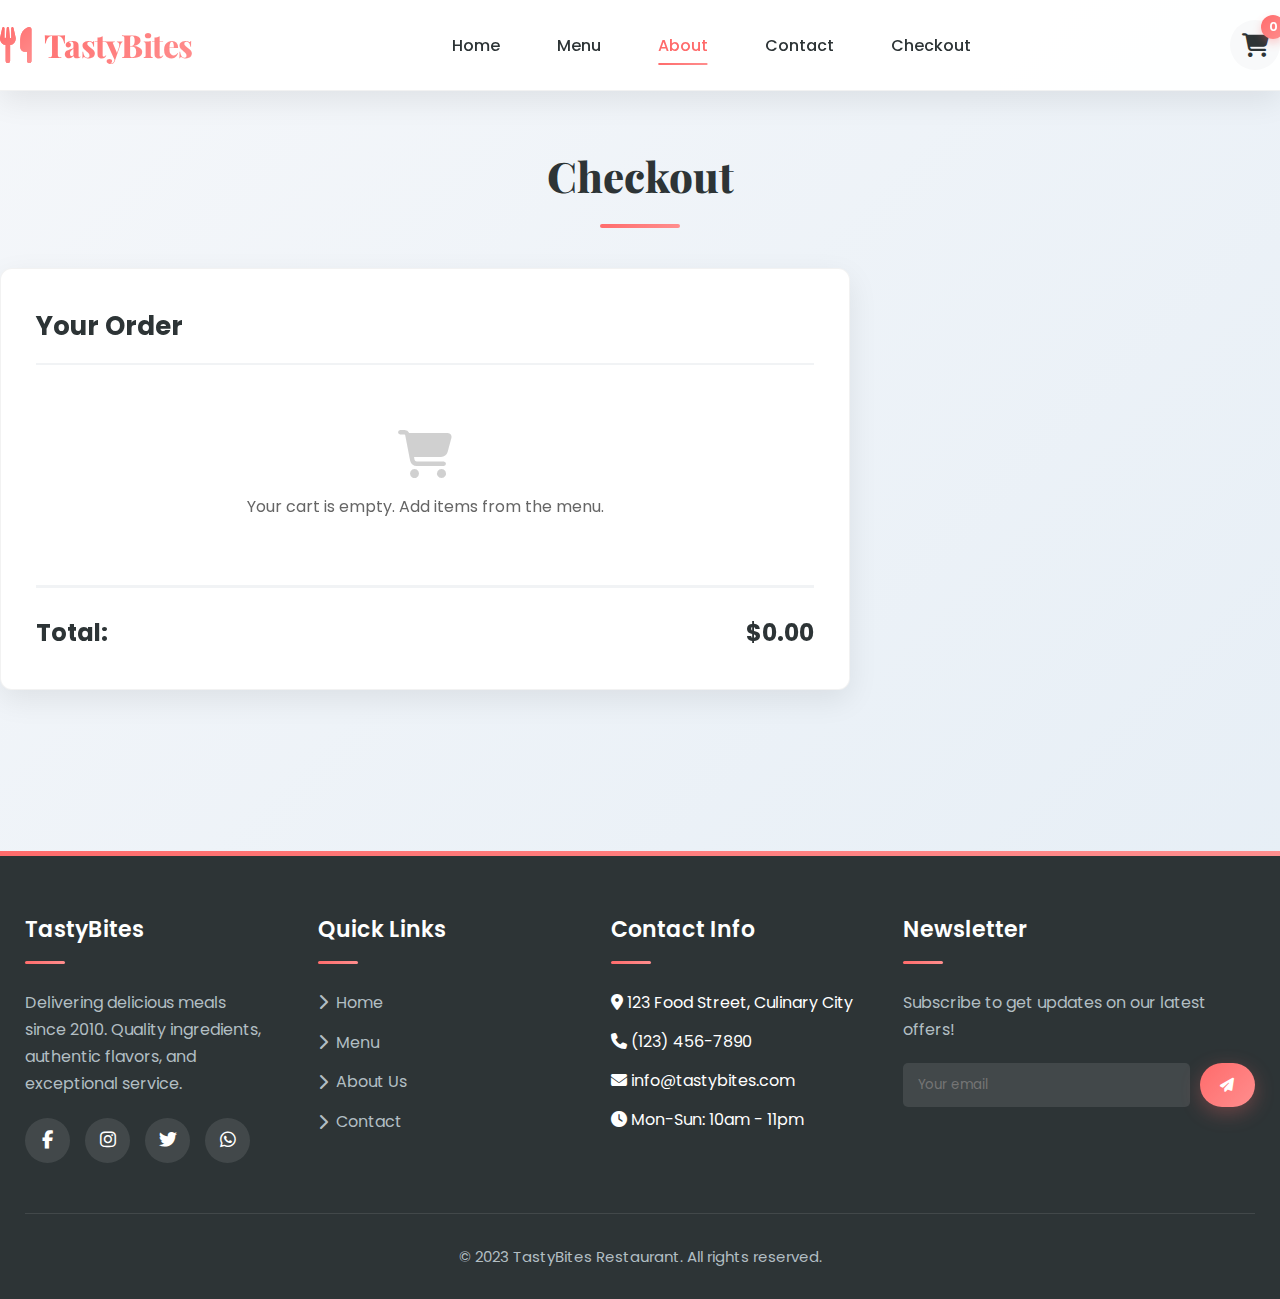
<file: checkout.html>
<!DOCTYPE html>
<html lang="en">

<head>
    <meta charset="UTF-8">
    <meta name="viewport" content="width=device-width, initial-scale=1.0">
    <title>TastyBites | Restaurant & Delivery</title>
    <link rel="stylesheet" href="https://cdnjs.cloudflare.com/ajax/libs/font-awesome/6.4.0/css/all.min.css">
    <link
        href="https://fonts.googleapis.com/css2?family=Poppins:wght@300;400;500;600;700&family=Playfair+Display:wght@700;800&display=swap"
        rel="stylesheet">
    <style>
        /* ===== BASE STYLES ===== */
        * {
            margin: 0;
            padding: 0;
            box-sizing: border-box;
            font-family: 'Poppins', 'Segoe UI', Tahoma, Geneva, Verdana, sans-serif;
        }

        :root {
            --primary: #ff6b6b;
            --primary-dark: #ff4757;
            --secondary: #2d3436;
            --light: #f8f9fa;
            --dark: #2d3436;
            --success: #00b894;
            --warning: #fdcb6e;
            --danger: #e74c3c;
            --info: #0984e3;
            --border-radius: 12px;
            --shadow: 0 10px 30px rgba(0, 0, 0, 0.08);
            --shadow-hover: 0 15px 40px rgba(0, 0, 0, 0.12);
            --gradient-primary: linear-gradient(135deg, #ff6b6b 0%, #ff8e8e 100%);
            --gradient-success: linear-gradient(135deg, #00b894 0%, #00d8a7 100%);
            --gradient-warning: linear-gradient(135deg, #fdcb6e 0%, #ffeaa7 100%);
        }

        body {
            background: linear-gradient(135deg, #f5f7fa 0%, #e4edf5 100%);
            color: #333;
            line-height: 1.7;
            min-height: 100vh;
        }

        .container {
            width: 100%;
            max-width: 1300px;
            margin: 0 auto;
            padding: 0 25px;
        }

        /* ===== HEADER & NAVIGATION ===== */
        header {
            background-color: rgba(255, 255, 255, 0.95);
            box-shadow: var(--shadow);
            position: sticky;
            top: 0;
            z-index: 1000;
            border-bottom: 1px solid rgba(0, 0, 0, 0.05);
        }

        .header-container {
            display: flex;
            justify-content: space-between;
            align-items: center;
            padding: 18px 0;
        }

        .logo {
            font-size: 32px;
            font-weight: 800;
            background: var(--gradient-primary);
            background-clip: text;
            -webkit-text-fill-color: transparent;
            text-decoration: none;
            display: flex;
            align-items: center;
            gap: 12px;
            font-family: 'Playfair Display', serif;
            letter-spacing: -0.5px;
        }

        .logo i {
            font-size: 36px;
            background: var(--gradient-primary);
            background-clip: text;
            -webkit-text-fill-color: transparent;
        }

        nav ul {
            display: flex;
            list-style: none;
            gap: 25px;
            margin: 0;
            padding: 0;
        }

        nav ul li {
            margin: 0;
            padding: 0;
        }

        nav a {
            text-decoration: none;
            color: var(--dark);
            font-weight: 500;
            font-size: 16px;
            transition: all 0.3s ease;
            padding: 8px 16px;
            border-radius: 30px;
            position: relative;
        }

        nav a:before {
            content: '';
            position: absolute;
            bottom: 0;
            left: 50%;
            width: 0;
            height: 2px;
            background: var(--gradient-primary);
            transition: all 0.3s ease;
            transform: translateX(-50%);
        }

        nav a:hover,
        nav a.active {
            color: var(--primary);
        }

        nav a:hover:before,
        nav a.active:before {
            width: 60%;
        }

        .header-right {
            display: flex;
            align-items: center;
            gap: 25px;
        }

        .cart-icon {
            position: relative;
            font-size: 24px;
            color: var(--dark);
            cursor: pointer;
            transition: transform 0.3s ease;
            padding: 10px;
            border-radius: 50%;
            background: var(--light);
            width: 50px;
            height: 50px;
            display: flex;
            align-items: center;
            justify-content: center;
        }

        .cart-icon:hover {
            transform: translateY(-2px);
            background: var(--primary);
            color: white;
        }

        .cart-count {
            position: absolute;
            top: -5px;
            right: -5px;
            background: var(--gradient-primary);
            color: white;
            border-radius: 50%;
            width: 24px;
            height: 24px;
            display: flex;
            align-items: center;
            justify-content: center;
            font-size: 13px;
            font-weight: 600;
            box-shadow: 0 4px 8px rgba(255, 107, 107, 0.3);
        }

        /* ===== MAIN CONTENT ===== */
        .main-content {
            min-height: calc(100vh - 220px);
            padding: 50px 0;
        }

        .page {
            display: none;
            animation: fadeIn 0.6s ease;
        }

        .page.active {
            display: block;
        }

        @keyframes fadeIn {
            from {
                opacity: 0;
                transform: translateY(20px);
            }

            to {
                opacity: 1;
                transform: translateY(0);
            }
        }

        /* ===== BUTTONS ===== */
        .btn {
            display: inline-flex;
            align-items: center;
            justify-content: center;
            gap: 10px;
            background: var(--gradient-primary);
            color: white;
            padding: 15px 35px;
            border-radius: 50px;
            text-decoration: none;
            font-weight: 600;
            font-size: 16px;
            border: none;
            cursor: pointer;
            transition: all 0.3s ease;
            box-shadow: 0 6px 20px rgba(255, 107, 107, 0.3);
            letter-spacing: 0.5px;
        }

        .btn:hover {
            transform: translateY(-3px);
            box-shadow: 0 10px 25px rgba(255, 107, 107, 0.4);
        }

        .btn:active {
            transform: translateY(-1px);
        }

        .btn-secondary {
            background: linear-gradient(135deg, #636e72 0%, #2d3436 100%);
            box-shadow: 0 6px 20px rgba(45, 52, 54, 0.2);
        }

        .btn-secondary:hover {
            box-shadow: 0 10px 25px rgba(45, 52, 54, 0.3);
        }

        .btn-success {
            background: var(--gradient-success);
            box-shadow: 0 6px 20px rgba(0, 184, 148, 0.3);
        }

        .btn-success:hover {
            box-shadow: 0 10px 25px rgba(0, 184, 148, 0.4);
        }

        .btn-warning {
            background: var(--gradient-warning);
            color: #2d3436;
            box-shadow: 0 6px 20px rgba(253, 203, 110, 0.3);
        }

        .btn-warning:hover {
            box-shadow: 0 10px 25px rgba(253, 203, 110, 0.4);
        }

        .btn-info {
            background: linear-gradient(135deg, #0984e3 0%, #00cec9 100%);
            box-shadow: 0 6px 20px rgba(9, 132, 227, 0.3);
        }

        .btn-info:hover {
            box-shadow: 0 10px 25px rgba(9, 132, 227, 0.4);
        }

        .btn-sm {
            padding: 10px 22px;
            font-size: 14px;
            border-radius: 40px;
        }

        /* ===== HOME PAGE ===== */
        .hero {
            background: linear-gradient(rgba(45, 52, 54, 0.85), rgba(45, 52, 54, 0.9)),
                url('https://images.unsplash.com/photo-1517248135467-4c7edcad34c4?ixlib=rb-4.0.3&auto=format&fit=crop&w=1470&q=80');
            background-size: cover;
            background-position: center;
            background-attachment: fixed;
            color: white;
            text-align: center;
            padding: 120px 30px;
            border-radius: var(--border-radius);
            margin-bottom: 60px;
            position: relative;
            overflow: hidden;
        }

        .hero:before {
            content: '';
            position: absolute;
            top: 0;
            left: 0;
            right: 0;
            bottom: 0;
            background: var(--gradient-primary);
            opacity: 0.2;
            z-index: 1;
        }

        .hero>* {
            position: relative;
            z-index: 2;
        }

        .hero h1 {
            font-size: 56px;
            margin-bottom: 25px;
            font-family: 'Playfair Display', serif;
            font-weight: 800;
            line-height: 1.2;
            text-shadow: 2px 2px 4px rgba(0, 0, 0, 0.3);
        }

        .hero p {
            font-size: 20px;
            max-width: 750px;
            margin: 0 auto 40px;
            opacity: 0.95;
            font-weight: 300;
        }

        .page-title {
            font-size: 42px;
            margin-bottom: 40px;
            color: var(--dark);
            text-align: center;
            font-family: 'Playfair Display', serif;
            font-weight: 800;
            position: relative;
            padding-bottom: 15px;
        }

        .page-title:after {
            content: '';
            position: absolute;
            bottom: 0;
            left: 50%;
            transform: translateX(-50%);
            width: 80px;
            height: 4px;
            background: var(--gradient-primary);
            border-radius: 2px;
        }

        /* ===== MENU ITEMS ===== */
        .menu-highlight {
            display: grid;
            grid-template-columns: repeat(auto-fill, minmax(320px, 1fr));
            gap: 35px;
            margin-top: 50px;
        }

        .menu-item {
            background-color: white;
            border-radius: var(--border-radius);
            overflow: hidden;
            box-shadow: var(--shadow);
            transition: all 0.4s ease;
            position: relative;
        }

        .menu-item:hover {
            transform: translateY(-10px);
            box-shadow: var(--shadow-hover);
        }

        .menu-item img {
            width: 100%;
            height: 240px;
            object-fit: cover;
            transition: transform 0.5s ease;
        }

        .menu-item:hover img {
            transform: scale(1.05);
        }

        .menu-item-content {
            padding: 25px;
        }

        .menu-item h3 {
            font-size: 24px;
            margin-bottom: 12px;
            color: var(--dark);
            font-weight: 600;
        }

        .menu-item p {
            color: #666;
            margin-bottom: 20px;
            font-size: 15px;
            line-height: 1.6;
        }

        .menu-item-price {
            display: flex;
            justify-content: space-between;
            align-items: center;
        }

        .price {
            font-size: 28px;
            font-weight: 700;
            background: var(--gradient-primary);
            background-clip: text;
            -webkit-text-fill-color: transparent;
        }

        .add-to-cart {
            background: var(--gradient-primary);
            color: white;
            border: none;
            border-radius: 50%;
            width: 50px;
            height: 50px;
            cursor: pointer;
            display: flex;
            align-items: center;
            justify-content: center;
            font-size: 20px;
            transition: all 0.3s ease;
            box-shadow: 0 6px 15px rgba(255, 107, 107, 0.3);
        }

        .add-to-cart:hover {
            transform: rotate(90deg) scale(1.1);
            box-shadow: 0 8px 20px rgba(255, 107, 107, 0.4);
        }

        /* ===== CHECKOUT PAGE ===== */
        .checkout-container {
            display: grid;
            grid-template-columns: 1fr 380px;
            gap: 50px;
            margin-top: 30px;
            align-items: start;

        }

        /* ===== CHECKOUT OVERLAY MODAL ===== */
        .checkout-overlay {
            position: fixed;
            top: 0;
            left: 0;
            width: 100%;
            height: 100%;
            background-color: rgba(0, 0, 0, 0.85);
            z-index: 1001;
            display: none;
            opacity: 0;
            transition: opacity 0.3s ease;
        }

        .checkout-overlay.active {
            display: flex;
            justify-content: center;
            align-items: center;
            opacity: 1;
            animation: fadeInOverlay 0.3s ease;
        }

        @keyframes fadeInOverlay {
            from {
                opacity: 0;
            }

            to {
                opacity: 1;
            }
        }

        .checkout-modal {
            background: white;
            border-radius: var(--border-radius);
            width: 90%;
            max-width: 1000px;
            max-height: 90vh;
            overflow-y: auto;
            box-shadow: 0 25px 50px rgba(0, 0, 0, 0.5);
            position: relative;
            animation: slideUp 0.4s ease;
        }

        @keyframes slideUp {
            from {
                opacity: 0;
                transform: translateY(50px);
            }

            to {
                opacity: 1;
                transform: translateY(0);
            }
        }

        .modal-close {
            position: absolute;
            top: 20px;
            right: 20px;
            background: rgba(0, 0, 0, 0.1);
            border: none;
            color: var(--dark);
            width: 40px;
            height: 40px;
            border-radius: 50%;
            display: flex;
            align-items: center;
            justify-content: center;
            cursor: pointer;
            font-size: 18px;
            transition: all 0.3s ease;
            z-index: 1002;
        }

        .modal-close:hover {
            background: var(--primary);
            color: white;
            transform: rotate(90deg);
        }

        .checkout-form {
            background-color: white;
            padding: 40px;
            border-radius: var(--border-radius);
            border: 1px solid rgba(0, 0, 0, 0.05);
        }

        .checkout-form h2 {
            font-size: 28px;
            margin-bottom: 30px;
            color: var(--dark);
            font-weight: 700;
            padding-bottom: 15px;
            border-bottom: 2px solid #f1f3f5;
        }

        .form-group {
            margin-bottom: 25px;
        }

        .form-group label {
            display: block;
            margin-bottom: 10px;
            font-weight: 600;
            color: var(--dark);
            font-size: 15px;
        }

        .form-control {
            width: 100%;
            padding: 16px 20px;
            border: 2px solid #e9ecef;
            border-radius: 10px;
            font-size: 16px;
            transition: all 0.3s ease;
            background: white;
        }

        .form-control:focus {
            border-color: var(--primary);
            background: white;
            outline: none;
            box-shadow: 0 0 0 4px rgba(255, 107, 107, 0.1);
        }

        .payment-methods {
            margin: 40px 0;
            padding: 30px;
            background: #f8f9fa;
            border-radius: var(--border-radius);
        }

        .payment-methods h2 {
            border: none;
            padding: 0;
            margin-bottom: 25px;
        }

        .payment-option {
            display: flex;
            align-items: center;
            margin-bottom: 20px;
            padding: 20px;
            border: 2px solid #e9ecef;
            border-radius: var(--border-radius);
            cursor: pointer;
            transition: all 0.3s ease;
            background: white;
        }

        .payment-option:hover {
            border-color: var(--primary);
            transform: translateX(5px);
        }

        .payment-option.selected {
            border-color: var(--primary);
            background-color: rgba(255, 107, 107, 0.05);
            box-shadow: 0 8px 25px rgba(255, 107, 107, 0.1);
        }

        .payment-icon {
            font-size: 32px;
            margin-right: 20px;
            color: var(--primary);
            width: 60px;
            height: 60px;
            display: flex;
            align-items: center;
            justify-content: center;
            background: rgba(255, 107, 107, 0.1);
            border-radius: 12px;
        }

        .payment-option h3 {
            font-size: 20px;
            margin-bottom: 5px;
            color: var(--dark);
        }

        .payment-option p {
            color: #666;
            font-size: 14px;
            margin: 0;
        }

        .order-summary {
            background-color: white;
            padding: 35px;
            border-radius: var(--border-radius);
            box-shadow: var(--shadow);
            border: 1px solid rgba(0, 0, 0, 0.05);
            position: sticky;
            top: 120px;

        }

        .order-summary h3 {
            font-size: 26px;
            margin-bottom: 25px;
            color: var(--dark);
            font-weight: 700;
            padding-bottom: 15px;
            border-bottom: 2px solid #f1f3f5;
        }

        .order-item {
            display: flex;
            justify-content: space-between;
            align-items: center;
            margin-bottom: 15px;
            padding-bottom: 15px;
            border-bottom: 1px solid #eee;
            transition: all 0.3s ease;
            position: relative;
        }

        .order-item:hover {
            background-color: rgba(255, 107, 107, 0.02);
        }

        .order-item:last-child {
            border-bottom: none;
        }

        .order-item-details {
            flex: 1;
            min-width: 0;
            margin-right: 15px;
        }

        .order-item-name {
            font-weight: 600;
            color: var(--dark);
            margin-bottom: 5px;
            white-space: nowrap;
            overflow: hidden;
            text-overflow: ellipsis;
        }

        .order-item-quantity {
            color: #666;
            font-size: 14px;
        }

        .order-item-price {
            font-weight: 600;
            color: var(--primary);
            margin-right: 45px;
            white-space: nowrap;
        }

        /* DELETE BUTTON STYLES */
        .delete-item {
            position: absolute;
            right: 0;
            top: 50%;
            transform: translateY(-50%);
            background: linear-gradient(135deg, #e74c3c 0%, #ff7979 100%);
            color: white;
            border: none;
            border-radius: 50%;
            width: 35px;
            height: 35px;
            cursor: pointer;
            display: flex;
            align-items: center;
            justify-content: center;
            font-size: 14px;
            transition: all 0.3s ease;
            box-shadow: 0 4px 12px rgba(231, 76, 60, 0.3);
            opacity: 0.7;
        }

        .delete-item:hover {
            opacity: 1;
            transform: translateY(-50%) scale(1.1);
            box-shadow: 0 6px 16px rgba(231, 76, 60, 0.4);
        }

        .empty-cart-message {
            text-align: center;
            padding: 40px 20px;
            color: #666;
        }

        .empty-cart-message i {
            font-size: 48px;
            margin-bottom: 15px;
            opacity: 0.3;
        }

        .order-total {
            display: flex;
            justify-content: space-between;
            font-size: 24px;
            font-weight: 700;
            margin-top: 25px;
            padding-top: 25px;
            border-top: 3px solid #f1f3f5;
            color: var(--dark);
        }

        .proceed-to-payment-btn {
            width: 100%;
            margin-top: 25px;
            font-size: 18px;
            padding: 18px;
        }

        /* ===== PAYMENT STATES STYLING ===== */
        .payment-state {
            display: none;
            text-align: center;
            margin-top: 40px;
            padding: 50px 40px;
            background-color: white;
            border-radius: var(--border-radius);
            animation: fadeIn 0.6s ease;
            border: 2px solid transparent;
        }

        .payment-state.active {
            display: block;
        }

        /* Processing State */
        .payment-processing {
            border-color: var(--warning);
        }

        .payment-processing h3 {
            color: var(--warning);
            margin-bottom: 25px;
            font-size: 28px;
        }

        .spinner {
            border: 6px solid #f1f3f5;
            border-top: 6px solid var(--warning);
            border-radius: 50%;
            width: 70px;
            height: 70px;
            animation: spin 1.5s linear infinite;
            margin: 0 auto 30px;
            position: relative;
        }

        .spinner:after {
            content: '';
            position: absolute;
            top: -6px;
            left: -6px;
            right: -6px;
            bottom: -6px;
            border: 6px solid transparent;
            border-top: 6px solid rgba(253, 203, 110, 0.3);
            border-radius: 50%;
            animation: spin 2s linear infinite;
        }

        /* Pending State */
        .payment-pending {
            border-color: #adb5bd;
        }

        .payment-pending h3 {
            color: #6c757d;
            margin-bottom: 20px;
            font-size: 28px;
        }

        .payment-pending .status-icon {
            color: #6c757d;
        }

        /* Success State */
        .payment-verified-state {
            border-color: var(--success);
            background: linear-gradient(135deg, rgba(0, 184, 148, 0.05), rgba(0, 184, 148, 0.02));
        }

        .payment-verified-state h3 {
            color: var(--success);
            margin-bottom: 20px;
            font-size: 28px;
        }

        .payment-verified-state .status-icon {
            color: var(--success);
            animation: pulse 2s infinite;
        }

        /* Failed State */
        .payment-failed-state {
            border-color: var(--danger);
            background: linear-gradient(135deg, rgba(231, 76, 60, 0.05), rgba(231, 76, 60, 0.02));
        }

        .payment-failed-state h3 {
            color: var(--danger);
            margin-bottom: 20px;
            font-size: 28px;
        }

        /* Delivery Code State (Final State) */
        .delivery-code-state {
            border-color: var(--primary);
            background: linear-gradient(135deg, rgba(255, 107, 107, 0.05), rgba(255, 107, 107, 0.02));
            position: relative;
            overflow: hidden;
        }

        .delivery-code-state:before {
            content: '';
            position: absolute;
            top: 0;
            left: 0;
            right: 0;
            height: 5px;
            background: var(--gradient-primary);
        }

        .delivery-code-state h3 {
            color: var(--primary);
            margin-bottom: 15px;
            font-size: 32px;
        }

        .delivery-code-display {
            margin: 30px 0;
            padding: 25px;
            background: linear-gradient(135deg, rgba(255, 107, 107, 0.1), rgba(255, 107, 107, 0.05));
            border-radius: var(--border-radius);
            border: 2px dashed var(--primary);
        }

        .delivery-code-label {
            font-size: 18px;
            color: #666;
            margin-bottom: 15px;
            font-weight: 500;
        }

        .delivery-code {
            font-size: 64px;
            font-weight: 800;
            letter-spacing: 15px;
            color: var(--primary);
            font-family: 'Playfair Display', serif;
            text-shadow: 2px 2px 4px rgba(0, 0, 0, 0.1);
            padding: 20px;
            background: white;
            border-radius: var(--border-radius);
            margin: 20px auto;
            display: inline-block;
            box-shadow: 0 8px 25px rgba(255, 107, 107, 0.15);
        }

        .status-icon {
            font-size: 80px;
            margin-bottom: 25px;
            display: block;
        }

        .order-confirmation {
            font-size: 24px;
            margin-bottom: 20px;
            color: var(--success);
            font-weight: 600;
        }

        /* Progress Steps */
        .progress-steps {
            display: flex;
            justify-content: space-between;
            margin: 40px 0;
            position: relative;
            padding: 0 20px;
        }

        .progress-steps:before {
            content: '';
            position: absolute;
            top: 25px;
            left: 50px;
            right: 50px;
            height: 4px;
            background: #e9ecef;
            z-index: 1;
        }

        .progress-step {
            text-align: center;
            position: relative;
            z-index: 2;
            flex: 1;
        }

        .step-icon {
            width: 55px;
            height: 55px;
            background: #e9ecef;
            border-radius: 50%;
            display: flex;
            align-items: center;
            justify-content: center;
            font-size: 20px;
            margin: 0 auto 15px;
            color: #666;
            transition: all 0.3s ease;
            border: 4px solid white;
            box-shadow: 0 4px 15px rgba(0, 0, 0, 0.1);
        }

        .step-icon.active {
            background: var(--gradient-primary);
            color: white;
            transform: scale(1.1);
        }

        .step-icon.completed {
            background: var(--gradient-success);
            color: white;
        }

        .step-label {
            font-size: 14px;
            color: #666;
            font-weight: 500;
        }

        .step-label.active {
            color: var(--primary);
            font-weight: 600;
        }

        /* Animation Keyframes */
        @keyframes spin {
            0% {
                transform: rotate(0deg);
            }

            100% {
                transform: rotate(360deg);
            }
        }

        @keyframes pulse {
            0% {
                transform: scale(1);
            }

            50% {
                transform: scale(1.1);
            }

            100% {
                transform: scale(1);
            }
        }

        @keyframes bounce {

            0%,
            100% {
                transform: translateY(0);
            }

            50% {
                transform: translateY(-10px);
            }
        }

        @keyframes confetti {
            0% {
                transform: translateY(-100px) rotate(0deg);
                opacity: 1;
            }

            100% {
                transform: translateY(500px) rotate(360deg);
                opacity: 0;
            }
        }

        /* Confetti Animation for Success */
        .confetti-container {
            position: relative;
            overflow: hidden;
        }

        .confetti {
            position: absolute;
            width: 10px;
            height: 20px;
            background: var(--primary);
            opacity: 0;
        }

        /* Item removal animation */
        @keyframes fadeOutSlide {
            0% {
                opacity: 1;
                transform: translateX(0);
            }

            100% {
                opacity: 0;
                transform: translateX(-50px);
            }
        }

        /* ===== ANNOUNCEMENT BANNER ===== */
        .announcement-banner {
            position: fixed;
            top: 0;
            left: 0;
            right: 0;
            background: var(--gradient-warning);
            color: #2d3436;
            padding: 15px;
            text-align: center;
            z-index: 10000;
            display: none;
            box-shadow: 0 4px 20px rgba(253, 203, 110, 0.4);
            font-weight: 500;
        }

        .announcement-content {
            max-width: 1200px;
            margin: 0 auto;
            display: flex;
            justify-content: space-between;
            align-items: center;
        }

        .announcement-close {
            background: rgba(0, 0, 0, 0.1);
            border: none;
            color: #2d3436;
            font-size: 20px;
            cursor: pointer;
            padding: 5px 15px;
            border-radius: 30px;
            transition: all 0.3s ease;
        }

        .announcement-close:hover {
            background: rgba(0, 0, 0, 0.2);
        }

        /* ===== FOOTER ===== */
        footer {
            background: var(--secondary);
            color: white;
            padding: 60px 0 30px;
            margin-top: 80px;
            position: relative;
            overflow: hidden;
        }

        footer:before {
            content: '';
            position: absolute;
            top: 0;
            left: 0;
            right: 0;
            height: 5px;
            background: var(--gradient-primary);
        }

        .footer-content {
            display: grid;
            grid-template-columns: repeat(4, 1fr);
            gap: 50px;
            margin-bottom: 50px;
        }

        .footer-column h3 {
            font-size: 22px;
            margin-bottom: 25px;
            color: white;
            font-weight: 600;
            position: relative;
            padding-bottom: 15px;
        }

        .footer-column h3:after {
            content: '';
            position: absolute;
            bottom: 0;
            left: 0;
            width: 40px;
            height: 3px;
            background: var(--gradient-primary);
            border-radius: 2px;
        }

        .footer-links {
            list-style: none;
        }

        .footer-links li {
            margin-bottom: 12px;
        }

        .footer-links a {
            color: #b2bec3;
            text-decoration: none;
            transition: all 0.3s ease;
            display: inline-flex;
            align-items: center;
            gap: 8px;
        }

        .footer-links a:hover {
            color: white;
            transform: translateX(5px);
        }

        .social-icons {
            display: flex;
            gap: 15px;
            margin-top: 20px;
        }

        .social-icons a {
            display: inline-flex;
            align-items: center;
            justify-content: center;
            width: 45px;
            height: 45px;
            background-color: rgba(255, 255, 255, 0.1);
            border-radius: 50%;
            color: white;
            text-decoration: none;
            transition: all 0.3s ease;
            font-size: 18px;
        }

        .social-icons a:hover {
            background-color: var(--primary);
            transform: translateY(-3px);
        }

        .copyright {
            text-align: center;
            padding-top: 30px;
            border-top: 1px solid rgba(255, 255, 255, 0.1);
            color: #b2bec3;
            font-size: 15px;
        }

        /* ===== RESPONSIVE DESIGN ===== */
        @media (max-width: 1200px) {
            .checkout-container {
                grid-template-columns: 1fr;
                gap: 40px;
            }

            .order-summary {
                position: static;
            }

            .footer-content {
                grid-template-columns: repeat(2, 1fr);
            }
        }

        @media (max-width: 992px) {
            .header-container {
                flex-direction: column;
                gap: 25px;
            }

            nav ul {
                flex-wrap: wrap;
                justify-content: center;
                gap: 15px;
            }

            .hero h1 {
                font-size: 42px;
            }

            .page-title {
                font-size: 36px;
            }

            .header-right {
                margin-top: 15px;
            }
        }

        @media (max-width: 768px) {
            .hero {
                padding: 80px 20px;
            }

            .hero h1 {
                font-size: 36px;
            }

            .hero p {
                font-size: 18px;
            }

            .menu-highlight {
                grid-template-columns: repeat(auto-fill, minmax(280px, 1fr));
            }

            .footer-content {
                grid-template-columns: 1fr;
            }

            .checkout-form,
            .order-summary {
                padding: 30px;
            }

            .payment-state {
                padding: 40px 25px;
            }

            .checkout-modal {
                width: 95%;
                max-height: 95vh;
            }

            .order-item {
                flex-wrap: wrap;
            }

            .order-item-details {
                width: 60%;
            }

            .order-item-price {
                width: 30%;
                margin-right: 10%;
            }
        }

        @media (max-width: 576px) {
            .container {
                padding: 0 20px;
            }

            .hero h1 {
                font-size: 32px;
            }

            .page-title {
                font-size: 30px;
            }

            .delivery-code {
                font-size: 48px;
                letter-spacing: 10px;
                padding: 15px;
            }

            .btn {
                padding: 14px 30px;
                font-size: 15px;
            }

            .checkout-form {
                padding: 25px 20px;
            }

            .payment-methods {
                padding: 20px;
            }

            nav ul {
                gap: 10px;
            }

            nav a {
                padding: 6px 12px;
                font-size: 14px;
            }

            .order-item {
                flex-direction: column;
                align-items: flex-start;
            }

            .order-item-details {
                width: 100%;
                margin-bottom: 10px;
            }

            .order-item-price {
                width: 100%;
                margin-right: 0;
                margin-bottom: 10px;
            }

            .delete-item {
                position: relative;
                top: 0;
                transform: none;
                align-self: flex-end;
            }
        }
    </style>
</head>

<body>
    <!-- Announcement Banner -->
    <div class="announcement-banner" id="announcementBanner">
        <div class="announcement-content">
            <div id="announcementText"></div>
            <button class="announcement-close" id="announcementClose">
                <i class="fas fa-times"></i>
            </button>
        </div>
    </div>

    <!-- Header -->
    <header>
        <div class="container header-container">
            <a href="#" class="logo" data-page="home">
                <i class="fas fa-utensils"></i>
                TastyBites
            </a>

            <nav>
                <ul>
                    <li><a href="home.html" data-page="home">Home</a></li>
                    <li><a href="//menu.html" data-page="menu">Menu</a></li>
                    <li><a href="/about.html" data-page="about" class="active">About</a></li>
                    <li><a href="/contact.html" data-page="contact">Contact</a></li>
                    <li><a href="/checkout.html" data-page="checkout">Checkout</a></li>
                </ul>
            </nav>

            <div class="header-right">
                <div class="cart-icon" id="cart-icon">
                    <i class="fas fa-shopping-cart"></i>
                    <span class="cart-count">0</span>
                </div>
            </div>
        </div>
    </header>

    <!-- Checkout Overlay Modal -->
    <div class="checkout-overlay" id="checkoutOverlay">
        <div class="checkout-modal">
            <button class="modal-close" id="modalClose">
                <i class="fas fa-times"></i>
            </button>

            <div class="checkout-form">
                <h2>Delivery Information</h2>
                <form id="checkoutForm">
                    <div class="form-group">
                        <label for="fullName">Full Name</label>
                        <input type="text" id="fullName" class="form-control" required>
                    </div>

                    <div class="form-group">
                        <label for="address">Delivery Address</label>
                        <textarea id="address" class="form-control" rows="3" required></textarea>
                    </div>

                    <div class="form-group">
                        <label for="phone">Phone Number</label>
                        <input type="tel" id="phone" class="form-control" required>
                    </div>

                    <div class="form-group">
                        <label for="emailCheckout">Email Address</label>
                        <input type="email" id="emailCheckout" class="form-control" required>
                    </div>

                    <div class="payment-methods">
                        <h2>Payment Method</h2>

                        <div class="payment-option" id="cardOption">
                            <div class="payment-icon">
                                <i class="far fa-credit-card"></i>
                            </div>
                            <div>
                                <h3>Credit/Debit Card</h3>
                                <p>Pay securely with your card</p>
                            </div>
                        </div>

                        <div class="payment-option" id="transferOption">
                            <div class="payment-icon">
                                <i class="fas fa-university"></i>
                            </div>
                            <div>
                                <h3>Bank Transfer</h3>
                                <p>Transfer directly to our account</p>
                            </div>
                        </div>
                    </div>

                    <div id="cardDetails" style="display: none;">
                        <div class="form-group">
                            <label for="cardNumber">Card Number</label>
                            <input type="text" id="cardNumber" class="form-control" placeholder="1234 5678 9012 3456">
                        </div>

                        <div class="form-group">
                            <label for="cardExpiry">Expiry Date</label>
                            <input type="text" id="cardExpiry" class="form-control" placeholder="MM/YY">
                        </div>

                        <div class="form-group">
                            <label for="cardCVC">CVC</label>
                            <input type="text" id="cardCVC" class="form-control" placeholder="123">
                        </div>
                    </div>

                    <div id="bankDetails" style="display: none;">
                        <div class="form-group">
                            <p><strong>Bank Transfer Instructions:</strong></p>
                            <p>Please transfer the total amount to the following account:</p>
                            <div style="background: #f8f9fa; padding: 20px; border-radius: 10px; margin: 15px 0;">
                                <p><strong>Bank:</strong> Food Bank</p>
                                <p><strong>Account Name:</strong> TastyBites Restaurant</p>
                                <p><strong>Account Number:</strong> 1234-5678-9012-3456</p>
                                <p><strong>Reference:</strong> Your Order ID</p>
                            </div>
                            <p>Once transferred, please upload proof of payment.</p>
                            <div class="form-group">
                                <label for="transferProof">Upload Proof of Payment (Screenshot/Receipt)</label>
                                <input type="file" id="transferProof" class="form-control" accept="image/*">
                            </div>
                        </div>
                    </div>

                    <button type="submit" class="btn" id="submitOrder">
                        <i class="fas fa-lock"></i> Submit Order for Payment Verification
                    </button>
                </form>

                <!-- Progress Steps -->
                <div class="progress-steps" id="progressSteps" style="display: none;">
                    <div class="progress-step">
                        <div class="step-icon" id="step1">
                            <i class="fas fa-shopping-cart"></i>
                        </div>
                        <div class="step-label">Order Placed</div>
                    </div>
                    <div class="progress-step">
                        <div class="step-icon" id="step2">
                            <i class="fas fa-credit-card"></i>
                        </div>
                        <div class="step-label">Payment Processing</div>
                    </div>
                    <div class="progress-step">
                        <div class="step-icon" id="step3">
                            <i class="fas fa-check-circle"></i>
                        </div>
                        <div class="step-label">Payment Verified</div>
                    </div>
                    <div class="progress-step">
                        <div class="step-icon" id="step4">
                            <i class="fas fa-truck"></i>
                        </div>
                        <div class="step-label">Order Confirmed</div>
                    </div>
                </div>

                <!-- Payment Processing State -->
                <div class="payment-state payment-processing" id="paymentProcessing">
                    <div class="spinner"></div>
                    <h3>Processing Your Payment</h3>
                    <p>Please wait while we verify your payment. This may take a moment...</p>
                    <p id="paymentNote" style="color: #666; margin-top: 15px;"></p>
                </div>

                <!-- Payment Pending State -->
                <div class="payment-state payment-pending" id="paymentPending">
                    <div class="status-icon">
                        <i class="fas fa-clock"></i>
                    </div>
                    <h3>Payment Verification Pending</h3>
                    <p>Your order has been received and is awaiting payment verification.</p>
                    <p><strong>Order ID:</strong> <span id="pendingOrderId"
                            style="color: var(--primary); font-weight: 600;"></span></p>
                    <p>We will notify you via email once your payment is verified and your delivery code is
                        generated.</p>
                    <p>For bank transfers, please complete the transfer and upload proof of payment if you haven't
                        already.</p>
                    <div style="margin-top: 30px;">
                        <button class="btn btn-secondary" id="returnHomePending">
                            <i class="fas fa-home"></i> Return to Home
                        </button>
                    </div>
                </div>

                <!-- Payment Verified State (System Verified, Awaiting Admin) -->
                <div class="payment-state payment-verified-state" id="paymentVerified">
                    <div class="status-icon">
                        <i class="fas fa-check-circle"></i>
                    </div>
                    <h3>Payment Verified Successfully!</h3>
                    <p>Your payment has been confirmed by our system.</p>
                    <p><strong>Order ID:</strong> <span id="verifiedOrderId"
                            style="color: var(--success); font-weight: 600;"></span></p>
                    <p>Your order is now awaiting final confirmation from our restaurant staff.</p>
                    <p>You will receive your delivery code once the restaurant confirms your order.</p>
                    <div class="spinner" style="margin: 25px auto; border-top-color: var(--success);"></div>
                    <p style="color: #666; font-size: 14px;"><i class="fas fa-info-circle"></i> Waiting for
                        restaurant confirmation...</p>
                </div>

                <!-- Payment Failed State -->
                <div class="payment-state payment-failed-state" id="paymentFailed">
                    <div class="status-icon">
                        <i class="fas fa-times-circle"></i>
                    </div>
                    <h3>Payment Verification Failed</h3>
                    <p>We were unable to verify your payment. Please try again or contact customer support.</p>
                    <p><strong>Reason:</strong> <span id="failureReason">Payment not received or verification
                            failed</span></p>
                    <div style="margin-top: 30px; display: flex; gap: 15px; justify-content: center;">
                        <button class="btn btn-warning" id="retryPayment">
                            <i class="fas fa-redo"></i> Retry Payment
                        </button>
                        <button class="btn btn-secondary" id="editDetails">
                            <i class="fas fa-edit"></i> Edit Details
                        </button>
                    </div>
                </div>

                <!-- Delivery Code State (Final State - After Admin Verification) -->
                <div class="payment-state delivery-code-state confetti-container" id="deliveryCodeDisplay">
                    <div class="order-confirmation">
                        <i class="fas fa-check-circle"></i> Order Confirmed & Payment Verified!
                    </div>
                    <p style="margin-bottom: 25px;">Your payment has been verified and your order is now being
                        prepared for delivery.</p>

                    <div class="delivery-code-display">
                        <div class="delivery-code-label">Your delivery code is:</div>
                        <div class="delivery-code" id="deliveryCode">1234</div>
                        <div style="color: #666; font-size: 14px; margin-top: 15px;">
                            <i class="fas fa-info-circle"></i> Provide this code to the delivery person
                        </div>
                    </div>

                    <p style="margin: 25px 0;">You will receive a confirmation email with your order details.</p>
                    <p><strong>Order ID:</strong> <span id="successOrderId"
                            style="color: var(--primary); font-weight: 600;"></span></p>

                    <div style="margin-top: 35px;">
                        <button class="btn btn-success" id="returnHomeSuccess">
                            <i class="fas fa-home"></i> Return to Home
                        </button>
                    </div>
                </div>
            </div>
        </div>
    </div>

    <!-- Main Content -->
    <main class="main-content container">
        <!-- Checkout Page -->
        <section id="checkout" class="page active">
            <h2 class="page-title">Checkout</h2>

            <div class="checkout-container">
                <div class="order-summary">
                    <h3>Your Order</h3>
                    <div id="orderItems">
                        <!-- Order items will be populated by JavaScript -->
                        <div class="empty-cart-message">
                            <i class="fas fa-shopping-cart"></i>
                            <p>Your cart is empty. Add items from the menu.</p>
                        </div>
                    </div>
                    <div class="order-total">
                        <span>Total:</span>
                        <span id="orderTotal">$0.00</span>
                    </div>
                    <div id="cartActions" style="margin-top: 20px; display: none;">
                        <button class="btn btn-warning" id="clearCart">
                            <i class="fas fa-trash-alt"></i> Clear Cart
                        </button>
                    </div>

                    <button class="btn proceed-to-payment-btn" id="proceedToPayment">
                        <i class="fas fa-credit-card"></i> Proceed to Payment
                    </button>
                </div>
            </div>
        </section>
    </main>

    <!-- Footer -->
    <footer>
        <div class="container">
            <div class="footer-content">
                <div class="footer-column">
                    <h3>TastyBites</h3>
                    <p style="color: #b2bec3; margin-bottom: 20px;">Delivering delicious meals since 2010. Quality
                        ingredients, authentic flavors, and exceptional service.</p>
                    <div class="social-icons">
                        <a href="#"><i class="fab fa-facebook-f"></i></a>
                        <a href="#"><i class="fab fa-instagram"></i></a>
                        <a href="#"><i class="fab fa-twitter"></i></a>
                        <a href="#"><i class="fab fa-whatsapp"></i></a>
                    </div>
                </div>

                <div class="footer-column">
                    <h3>Quick Links</h3>
                    <ul class="footer-links">
                        <li><a href="#" data-page="home"><i class="fas fa-chevron-right"></i> Home</a></li>
                        <li><a href="#" data-page="menu"><i class="fas fa-chevron-right"></i> Menu</a></li>
                        <li><a href="#" data-page="about"><i class="fas fa-chevron-right"></i> About Us</a></li>
                        <li><a href="#" data-page="contact"><i class="fas fa-chevron-right"></i> Contact</a></li>
                    </ul>
                </div>

                <div class="footer-column">
                    <h3>Contact Info</h3>
                    <ul class="footer-links">
                        <li><i class="fas fa-map-marker-alt"></i> 123 Food Street, Culinary City</li>
                        <li><i class="fas fa-phone"></i> (123) 456-7890</li>
                        <li><i class="fas fa-envelope"></i> info@tastybites.com</li>
                        <li><i class="fas fa-clock"></i> Mon-Sun: 10am - 11pm</li>
                    </ul>
                </div>

                <div class="footer-column">
                    <h3>Newsletter</h3>
                    <p style="color: #b2bec3; margin-bottom: 20px;">Subscribe to get updates on our latest offers!</p>
                    <div style="display: flex; gap: 10px;">
                        <input type="email" placeholder="Your email"
                            style="flex: 1; padding: 12px 15px; border: none; border-radius: 5px; background: rgba(255,255,255,0.1); color: white;">
                        <button class="btn btn-sm" style="padding: 12px 20px;"><i
                                class="fas fa-paper-plane"></i></button>
                    </div>
                </div>
            </div>

            <div class="copyright">
                <p>&copy; 2023 TastyBites Restaurant. All rights reserved.</p>
            </div>
        </div>
    </footer>

    <script>
        // ===== DATA MANAGEMENT =====
        let menuItems = JSON.parse(localStorage.getItem('menuItems')) || [
            {
                id: 1,
                name: "Margherita Pizza",
                description: "Classic pizza with tomato sauce, mozzarella, and fresh basil",
                price: 12.99,
                image: "https://images.unsplash.com/photo-1604068549290-dea0e4a305ca?ixlib=rb-4.0.3&auto=format&fit=crop&w=1374&q=80",
                available: true
            },
            {
                id: 2,
                name: "Grilled Salmon",
                description: "Fresh salmon with lemon butter sauce and seasonal vegetables",
                price: 18.50,
                image: "https://images.unsplash.com/photo-1467003909585-2f8a72700288?ixlib=rb-4.0.3&auto=format&fit=crop&w=1374&q=80",
                available: true
            },
            {
                id: 3,
                name: "Caesar Salad",
                description: "Fresh romaine lettuce with Caesar dressing, croutons, and parmesan",
                price: 9.99,
                image: "https://images.unsplash.com/photo-1546793665-c74683f339c1?ixlib=rb-4.0.3&auto=format&fit=crop&w=1374&q=80",
                available: true
            },
            {
                id: 4,
                name: "Chocolate Brownie",
                description: "Warm chocolate brownie with vanilla ice cream",
                price: 6.50,
                image: "https://images.unsplash.com/photo-1564355808539-22fda35db7aa?ixlib=rb-4.0.3&auto=format&fit=crop&w=1374&q=80",
                available: true
            }
        ];

        let announcements = JSON.parse(localStorage.getItem('announcements')) || [];
        let cart = JSON.parse(localStorage.getItem('cart')) || [];
        let orders = JSON.parse(localStorage.getItem('orders')) || [];
        let pendingOrders = JSON.parse(localStorage.getItem('pendingOrders')) || [];
        let isAdminLoggedIn = sessionStorage.getItem('adminLoggedIn') === 'true';
        let currentOrderId = sessionStorage.getItem('currentOrderId') || null;

        // ===== DOM ELEMENTS =====
        const pages = document.querySelectorAll('.page');
        const navLinks = document.querySelectorAll('nav a');
        const cartIcon = document.getElementById('cart-icon');
        const cartCount = document.querySelector('.cart-count');
        const checkoutOverlay = document.getElementById('checkoutOverlay');
        const modalClose = document.getElementById('modalClose');
        const checkoutForm = document.getElementById('checkoutForm');
        const paymentProcessing = document.getElementById('paymentProcessing');
        const paymentPending = document.getElementById('paymentPending');
        const paymentVerified = document.getElementById('paymentVerified');
        const paymentFailed = document.getElementById('paymentFailed');
        const deliveryCodeDisplay = document.getElementById('deliveryCodeDisplay');
        const cardOption = document.getElementById('cardOption');
        const transferOption = document.getElementById('transferOption');
        const cardDetails = document.getElementById('cardDetails');
        const bankDetails = document.getElementById('bankDetails');
        const progressSteps = document.getElementById('progressSteps');
        const clearCartBtn = document.getElementById('clearCart');
        const cartActions = document.getElementById('cartActions');
        const proceedToPaymentBtn = document.getElementById('proceedToPayment');
        const returnHomePending = document.getElementById('returnHomePending');
        const returnHomeSuccess = document.getElementById('returnHomeSuccess');
        const editDetails = document.getElementById('editDetails');
        const retryPayment = document.getElementById('retryPayment');

        // ===== REAL-TIME UPDATE SYSTEM =====
        let orderCheckInterval = null;

        function startOrderUpdateChecker() {
            if (orderCheckInterval) clearInterval(orderCheckInterval);
            orderCheckInterval = setInterval(checkForOrderUpdates, 3000);
        }

        function stopOrderUpdateChecker() {
            if (orderCheckInterval) {
                clearInterval(orderCheckInterval);
                orderCheckInterval = null;
            }
        }

        function checkForOrderUpdates() {
            if (!currentOrderId) return;

            const verifiedOrder = orders.find(order => order.orderId === currentOrderId);

            if (verifiedOrder && verifiedOrder.paymentVerified) {
                showDeliveryCodeToCustomer(verifiedOrder);
                stopOrderUpdateChecker();
                if (isAdminLoggedIn) loadAdminDashboard();
            } else {
                const pendingOrder = pendingOrders.find(order => order.orderId === currentOrderId);
                if (pendingOrder && pendingOrder.paymentStatus === 'processing') {
                    showPaymentVerifiedAwaitingAdmin(currentOrderId);
                }
            }
        }

        // ===== OVERLAY MODAL FUNCTIONS =====
        function openCheckoutOverlay() {
            if (cart.length === 0) {
                alert('Your cart is empty. Please add items before proceeding to payment.');
                return;
            }

            checkoutOverlay.classList.add('active');

            // Reset form state
            hideAllPaymentStates();
            checkoutForm.style.display = 'block';
            progressSteps.style.display = 'none';

            // Clear any previous form data
            document.getElementById('fullName').value = '';
            document.getElementById('address').value = '';
            document.getElementById('phone').value = '';
            document.getElementById('emailCheckout').value = '';
            cardOption.classList.remove('selected');
            transferOption.classList.remove('selected');
            cardDetails.style.display = 'none';
            bankDetails.style.display = 'none';
        }

        function closeCheckoutOverlay() {
            checkoutOverlay.classList.remove('active');
        }

        // ===== PAYMENT STATE MANAGEMENT =====
        function hideAllPaymentStates() {
            checkoutForm.style.display = 'none';
            paymentProcessing.style.display = 'none';
            paymentPending.style.display = 'none';
            paymentVerified.style.display = 'none';
            paymentFailed.style.display = 'none';
            deliveryCodeDisplay.style.display = 'none';
            progressSteps.style.display = 'none';
        }

        function showPaymentState(state) {
            hideAllPaymentStates();
            state.style.display = 'block';
        }

        function updateProgressSteps(step) {
            const steps = ['step1', 'step2', 'step3', 'step4'];
            steps.forEach((s, index) => {
                const stepEl = document.getElementById(s);
                stepEl.classList.remove('active', 'completed');
                if (index < step) {
                    stepEl.classList.add('completed');
                } else if (index === step) {
                    stepEl.classList.add('active');
                }
            });
            progressSteps.style.display = 'flex';
        }

        // Show delivery code (final state)
        function showDeliveryCodeToCustomer(order) {
            hideAllPaymentStates();
            deliveryCodeDisplay.style.display = 'block';
            progressSteps.style.display = 'flex';
            updateProgressSteps(4);

            document.getElementById('deliveryCode').textContent = order.deliveryCode;
            document.getElementById('successOrderId').textContent = order.orderId;

            // Add confetti effect
            createConfetti();

            showNotification(`Your order has been confirmed! Delivery code: ${order.deliveryCode}`);
        }

        // Show payment verified (awaiting admin)
        function showPaymentVerifiedAwaitingAdmin(orderId) {
            hideAllPaymentStates();
            paymentVerified.style.display = 'block';
            progressSteps.style.display = 'flex';
            updateProgressSteps(2);

            document.getElementById('verifiedOrderId').textContent = orderId;
        }

        // Show notification
        function showNotification(message) {
            const notification = document.createElement('div');
            notification.style.cssText = `
                position: fixed;
                top: 100px;
                right: 25px;
                background: var(--gradient-success);
                color: white;
                padding: 18px 25px;
                border-radius: 12px;
                box-shadow: 0 10px 30px rgba(0, 184, 148, 0.3);
                z-index: 10001;
                animation: slideIn 0.5s ease-out;
                max-width: 350px;
                display: flex;
                align-items: center;
                gap: 15px;
            `;

            notification.innerHTML = `
                <i class="fas fa-check-circle" style="font-size: 24px;"></i>
                <div>
                    <strong style="display: block; margin-bottom: 5px;">Order Verified!</strong>
                    <div style="font-size: 14px; opacity: 0.9;">${message}</div>
                </div>
            `;

            document.body.appendChild(notification);

            setTimeout(() => {
                notification.style.animation = 'slideOut 0.5s ease-out';
                setTimeout(() => notification.remove(), 500);
            }, 5000);
        }

        // Confetti effect
        function createConfetti() {
            const container = document.querySelector('.confetti-container');
            const colors = ['#ff6b6b', '#00b894', '#0984e3', '#fdcb6e', '#a29bfe'];

            for (let i = 0; i < 50; i++) {
                const confetti = document.createElement('div');
                confetti.className = 'confetti';
                confetti.style.left = Math.random() * 100 + '%';
                confetti.style.backgroundColor = colors[Math.floor(Math.random() * colors.length)];
                confetti.style.transform = `rotate(${Math.random() * 360}deg)`;
                confetti.style.animation = `confetti ${Math.random() * 3 + 2}s ease-out forwards`;
                confetti.style.animationDelay = Math.random() * 1 + 's';
                container.appendChild(confetti);

                setTimeout(() => confetti.remove(), 5000);
            }
        }

        // ===== CART MANAGEMENT =====
        function removeFromCart(itemId) {
            const itemIndex = cart.findIndex(item => item.id === itemId);

            if (itemIndex !== -1) {
                // Animate removal
                const itemElement = document.querySelector(`[data-item-id="${itemId}"]`);
                if (itemElement) {
                    itemElement.style.animation = 'fadeOutSlide 0.3s ease-out';

                    setTimeout(() => {
                        // Remove from cart array
                        cart.splice(itemIndex, 1);

                        // Save to localStorage
                        localStorage.setItem('cart', JSON.stringify(cart));

                        // Update UI
                        updateCartCount();
                        renderOrderSummary();

                        // Show notification
                        showCartNotification('Item removed from cart');
                    }, 300);
                }
            }
        }

        function clearCart() {
            if (cart.length === 0) return;

            if (confirm('Are you sure you want to clear your cart?')) {
                cart = [];
                localStorage.setItem('cart', JSON.stringify(cart));
                updateCartCount();
                renderOrderSummary();
                showCartNotification('Cart cleared');
            }
        }

        function showCartNotification(message) {
            const notification = document.createElement('div');
            notification.style.cssText = `
                position: fixed;
                top: 100px;
                right: 25px;
                background: linear-gradient(135deg, #e74c3c 0%, #ff7979 100%);
                color: white;
                padding: 18px 25px;
                border-radius: 12px;
                box-shadow: 0 10px 30px rgba(231, 76, 60, 0.3);
                z-index: 10001;
                animation: slideIn 0.5s ease-out;
                max-width: 350px;
                display: flex;
                align-items: center;
                gap: 15px;
            `;

            notification.innerHTML = `
                <i class="fas fa-trash-alt" style="font-size: 24px;"></i>
                <div>
                    <strong style="display: block; margin-bottom: 5px;">Cart Updated</strong>
                    <div style="font-size: 14px; opacity: 0.9;">${message}</div>
                </div>
            `;

            document.body.appendChild(notification);

            setTimeout(() => {
                notification.style.animation = 'slideOut 0.5s ease-out';
                setTimeout(() => notification.remove(), 500);
            }, 3000);
        }

        function updateCartCount() {
            const count = cart.reduce((total, item) => total + item.quantity, 0);
            cartCount.textContent = count;
        }

        function renderOrderSummary() {
            const orderItems = document.getElementById('orderItems');
            let total = 0;

            if (cart.length === 0) {
                orderItems.innerHTML = `
                    <div class="empty-cart-message">
                        <i class="fas fa-shopping-cart"></i>
                        <p>Your cart is empty. Add items from the menu.</p>
                    </div>
                `;
                cartActions.style.display = 'none';
                proceedToPaymentBtn.style.display = 'none';
            } else {
                orderItems.innerHTML = '';
                cart.forEach(item => {
                    const itemTotal = item.price * item.quantity;
                    total += itemTotal;

                    const orderItem = document.createElement('div');
                    orderItem.className = 'order-item';
                    orderItem.setAttribute('data-item-id', item.id);
                    orderItem.innerHTML = `
                        <div class="order-item-details">
                            <div class="order-item-name">${item.name}</div>
                            <div class="order-item-quantity">Qty: ${item.quantity}</div>
                        </div>
                        <div class="order-item-price">$${itemTotal.toFixed(2)}</div>
                        <button class="delete-item" onclick="removeFromCart(${item.id})" title="Remove item">
                            <i class="fas fa-trash"></i>
                        </button>
                    `;
                    orderItems.appendChild(orderItem);
                });
                cartActions.style.display = 'block';
                proceedToPaymentBtn.style.display = 'block';
            }

            document.getElementById('orderTotal').textContent = `$${total.toFixed(2)}`;
        }

        // ===== INITIALIZATION =====
        document.addEventListener('DOMContentLoaded', function () {
            if (!localStorage.getItem('menuItems')) {
                localStorage.setItem('menuItems', JSON.stringify(menuItems));
            }

            updateCartCount();
            setupEventListeners();
            renderOrderSummary();
            checkOrderInProgress();
            checkAdminLogin();

            if (currentOrderId) {
                startOrderUpdateChecker();
            }
        });

        // ===== EVENT LISTENERS =====
        function setupEventListeners() {
            // Navigation - Fixed for all pages
            navLinks.forEach(link => {
                link.addEventListener('click', function (e) {
                    e.preventDefault();
                    const pageId = this.getAttribute('data-page');

                    // Remove active class from all nav links
                    navLinks.forEach(l => l.classList.remove('active'));
                    // Add active class to clicked link
                    this.classList.add('active');

                    // Show the corresponding page
                    pages.forEach(page => {
                        page.classList.remove('active');
                        if (page.id === pageId) {
                            page.classList.add('active');

                            // Handle specific page actions
                            if (pageId === 'checkout') {
                                renderOrderSummary();
                            } else if (pageId === 'home') {
                                // Home page specific logic
                                console.log('Home page loaded');
                            } else if (pageId === 'menu') {
                                // Menu page specific logic
                                console.log('Menu page loaded');
                            } else if (pageId === 'about') {
                                // About page specific logic
                                console.log('About page loaded');
                            } else if (pageId === 'contact') {
                                // Contact page specific logic
                                console.log('Contact page loaded');
                            }
                        }
                    });

                    // Close checkout overlay if open
                    if (checkoutOverlay.classList.contains('active')) {
                        closeCheckoutOverlay();
                    }
                });
            });

            // Cart icon - goes to checkout page
            cartIcon.addEventListener('click', function () {
                // Set checkout as active in nav
                navLinks.forEach(l => l.classList.remove('active'));
                document.querySelector('a[data-page="checkout"]').classList.add('active');

                // Show checkout page
                pages.forEach(page => {
                    page.classList.remove('active');
                    if (page.id === 'checkout') {
                        page.classList.add('active');
                        renderOrderSummary();
                    }
                });
            });

            // Modal close button
            modalClose.addEventListener('click', closeCheckoutOverlay);

            // Close overlay when clicking outside
            checkoutOverlay.addEventListener('click', function (e) {
                if (e.target === checkoutOverlay) {
                    closeCheckoutOverlay();
                }
            });

            // Proceed to payment button
            proceedToPaymentBtn.addEventListener('click', openCheckoutOverlay);

            // Payment method selection
            cardOption.addEventListener('click', function () {
                cardOption.classList.add('selected');
                transferOption.classList.remove('selected');
                cardDetails.style.display = 'block';
                bankDetails.style.display = 'none';
                document.getElementById('paymentNote').textContent = "Card payment will be processed securely.";
            });

            transferOption.addEventListener('click', function () {
                transferOption.classList.add('selected');
                cardOption.classList.remove('selected');
                cardDetails.style.display = 'none';
                bankDetails.style.display = 'block';
                document.getElementById('paymentNote').textContent = "After transfer, upload proof of payment for verification.";
            });

            // Clear cart button
            clearCartBtn.addEventListener('click', clearCart);

            // Return home buttons
            returnHomePending.addEventListener('click', function () {
                closeCheckoutOverlay();
                document.querySelector('a[data-page="home"]').click();
            });

            returnHomeSuccess.addEventListener('click', function () {
                closeCheckoutOverlay();
                document.querySelector('a[data-page="home"]').click();
            });

            // Edit details button
            editDetails.addEventListener('click', function () {
                showPaymentState(checkoutForm);
                progressSteps.style.display = 'none';
            });

            // Retry payment
            retryPayment.addEventListener('click', function () {
                showPaymentState(checkoutForm);
                progressSteps.style.display = 'none';
            });

            // Checkout form submission
            checkoutForm.addEventListener('submit', function (e) {
                e.preventDefault();

                if (!cardOption.classList.contains('selected') && !transferOption.classList.contains('selected')) {
                    alert('Please select a payment method.');
                    return;
                }

                const customerName = document.getElementById('fullName').value;
                const address = document.getElementById('address').value;
                const phone = document.getElementById('phone').value;
                const email = document.getElementById('emailCheckout').value;
                const paymentMethod = cardOption.classList.contains('selected') ? 'Card' : 'Bank Transfer';
                const orderId = 'TB' + Date.now() + Math.floor(Math.random() * 1000);

                const orderData = {
                    orderId: orderId,
                    customerName: customerName,
                    address: address,
                    phone: phone,
                    email: email,
                    paymentMethod: paymentMethod,
                    items: [...cart],
                    total: document.getElementById('orderTotal').textContent,
                    status: 'pending',
                    deliveryCode: null,
                    orderTime: new Date().toISOString(),
                    paymentVerified: false
                };

                if (paymentMethod === 'Card') {
                    showPaymentState(paymentProcessing);
                    updateProgressSteps(1);

                    setTimeout(() => {
                        const isSuccess = Math.random() > 0.2;

                        if (isSuccess) {
                            orderData.paymentStatus = 'processing';
                            pendingOrders.push(orderData);
                            localStorage.setItem('pendingOrders', JSON.stringify(pendingOrders));

                            currentOrderId = orderId;
                            sessionStorage.setItem('currentOrderId', orderId);

                            showPaymentVerifiedAwaitingAdmin(orderId);
                            startOrderUpdateChecker();
                        } else {
                            showPaymentState(paymentFailed);
                            document.getElementById('failureReason').textContent = "Card payment declined. Please check your card details or try another payment method.";
                        }

                        updatePendingOrdersCount();
                        if (isAdminLoggedIn) loadAdminDashboard();
                    }, 3000);
                } else {
                    showPaymentState(paymentPending);
                    updateProgressSteps(1);

                    orderData.paymentStatus = 'awaiting_transfer';
                    pendingOrders.push(orderData);
                    localStorage.setItem('pendingOrders', JSON.stringify(pendingOrders));

                    document.getElementById('pendingOrderId').textContent = orderId;

                    currentOrderId = orderId;
                    sessionStorage.setItem('currentOrderId', orderId);

                    startOrderUpdateChecker();
                    updatePendingOrdersCount();
                    if (isAdminLoggedIn) loadAdminDashboard();
                }

                // Clear cart after successful order submission
                cart = [];
                localStorage.setItem('cart', JSON.stringify(cart));
                updateCartCount();
                renderOrderSummary();
            });
        }

        // ===== HELPER FUNCTIONS =====
        function checkOrderInProgress() {
            if (currentOrderId) {
                const pendingOrder = pendingOrders.find(o => o.orderId === currentOrderId);
                const completedOrder = orders.find(o => o.orderId === currentOrderId);

                if (completedOrder && completedOrder.paymentVerified) {
                    // Order is already complete
                } else if (pendingOrder) {
                    // Order is still pending
                }
            }
        }

        function updatePendingOrdersCount() {
            const pendingCount = pendingOrders.filter(order => !order.paymentVerified).length;
            // Update display if needed
        }

        function checkAdminLogin() {
            // Admin login check
        }

        // Add CSS animations
        const style = document.createElement('style');
        style.textContent = `
            @keyframes slideIn {
                from { transform: translateX(100%); opacity: 0; }
                to { transform: translateX(0); opacity: 1; }
            }
            @keyframes slideOut {
                from { transform: translateX(0); opacity: 1; }
                to { transform: translateX(100%); opacity: 0; }
            }
        `;
        document.head.appendChild(style);
    </script>
</body>

</html>
</file>
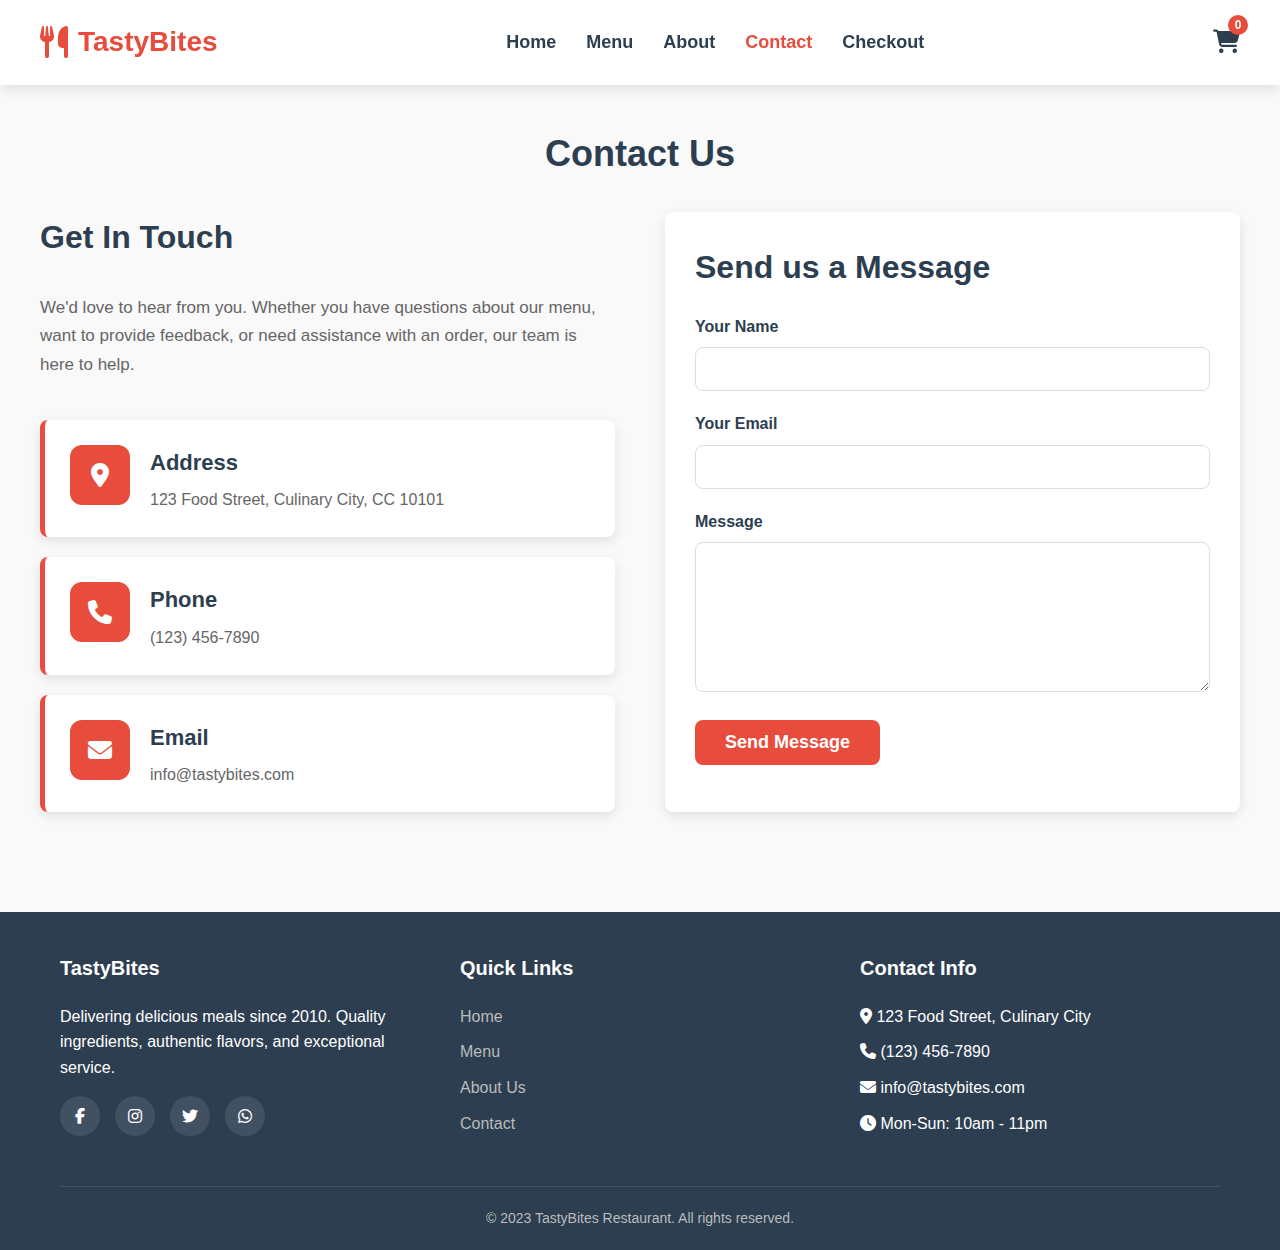
<file: contact.html>
<!DOCTYPE html>
<html lang="en">

<head>
    <meta charset="UTF-8">
    <meta name="viewport" content="width=device-width, initial-scale=1.0">
    <title>TastyBites | Restaurant & Delivery</title>
    <link rel="stylesheet" href="https://cdnjs.cloudflare.com/ajax/libs/font-awesome/6.4.0/css/all.min.css">
    <style>
        /* ===== BASE STYLES ===== */
        * {
            margin: 0;
            padding: 0;
            box-sizing: border-box;
            font-family: 'Segoe UI', Tahoma, Geneva, Verdana, sans-serif;
        }

        :root {
            --primary: #e74c3c;
            --primary-dark: #c0392b;
            --secondary: #2c3e50;
            --light: #ecf0f1;
            --dark: #2c3e50;
            --success: #27ae60;
            --warning: #f39c12;
            --danger: #e74c3c;
            --border-radius: 8px;
            --shadow: 0 4px 12px rgba(0, 0, 0, 0.1);
        }

        body {
            background-color: #f9f9f9;
            color: #333;
            line-height: 1.6;
            min-height: 100vh;
            display: flex;
            flex-direction: column;
        }

        .container {
            width: 100%;
            max-width: 1200px;
            margin: 0 auto;
            padding: 0 20px;
            flex: 1;
        }

        /* ===== HEADER & NAVIGATION ===== */
        header {
            background-color: white;
            box-shadow: var(--shadow);
            position: sticky;
            top: 0;
            z-index: 100;
            width: 100%;
        }

        .header-container {
            display: flex;
            justify-content: space-between;
            align-items: center;
            padding: 20px 0;
        }

        .logo {
            font-size: 28px;
            font-weight: 700;
            color: var(--primary);
            text-decoration: none;
            display: flex;
            align-items: center;
            gap: 10px;
        }

        .logo i {
            font-size: 32px;
        }

        nav ul {
            display: flex;
            list-style: none;
            gap: 30px;
        }

        nav a {
            text-decoration: none;
            color: var(--dark);
            font-weight: 600;
            font-size: 18px;
            transition: color 0.3s;
        }

        nav a:hover,
        nav a.active {
            color: var(--primary);
        }

        .cart-icon {
            position: relative;
            font-size: 24px;
            color: var(--dark);
            cursor: pointer;
        }

        .cart-count {
            position: absolute;
            top: -8px;
            right: -8px;
            background-color: var(--primary);
            color: white;
            border-radius: 50%;
            width: 20px;
            height: 20px;
            display: flex;
            align-items: center;
            justify-content: center;
            font-size: 12px;
            font-weight: bold;
        }

        /* ===== MAIN CONTENT ===== */
        .main-content {
            min-height: calc(100vh - 200px);
            padding: 40px 0;
            flex: 1;
        }

        .page {
            display: none;
            min-height: 100%;
        }

        .page.active {
            display: block;
            animation: fadeIn 0.5s;
        }

        @keyframes fadeIn {
            from {
                opacity: 0;
            }

            to {
                opacity: 1;
            }
        }

        /* ===== BUTTONS ===== */
        .btn {
            display: inline-block;
            background-color: var(--primary);
            color: white;
            padding: 12px 30px;
            border-radius: var(--border-radius);
            text-decoration: none;
            font-weight: 600;
            font-size: 18px;
            border: none;
            cursor: pointer;
            transition: background-color 0.3s;
        }

        .btn:hover {
            background-color: var(--primary-dark);
        }

        /* ===== PAGE TITLE ===== */
        .page-title {
            font-size: 36px;
            margin-bottom: 30px;
            color: var(--dark);
            text-align: center;
        }

        /* ===== CONTACT PAGE - REDESIGNED ===== */
        .contact-content {
            display: grid;
            grid-template-columns: 1fr 1fr;
            gap: 50px;
            width: 100%;
        }

        .contact-info {
            display: flex;
            flex-direction: column;
            gap: 20px;
        }

        .contact-info h2 {
            font-size: 32px;
            margin-bottom: 10px;
            color: var(--dark);
        }

        .contact-info p {
            margin-bottom: 20px;
            line-height: 1.7;
            font-size: 17px;
            color: #666;
        }

        /* NEW CONTACT ITEM DESIGN */
        .contact-item {
            display: flex;
            align-items: flex-start;
            gap: 20px;
            padding: 25px;
            background-color: white;
            border-radius: var(--border-radius);
            box-shadow: var(--shadow);
            transition: all 0.3s ease;
            border-left: 5px solid var(--primary);
        }

        .contact-item:hover {
            transform: translateX(10px);
            box-shadow: 0 8px 20px rgba(0, 0, 0, 0.15);
        }

        /* NEW ICON DESIGN */
        .contact-icon {
            background:#e74c3c;
            color: white;
            width: 60px;
            height: 60px;
            border-radius: 12px;
            display: flex;
            align-items: center;
            justify-content: center;
            font-size: 24px;
            flex-shrink: 0;
            transition: all 0.3s ease;
        }

        .contact-item:hover .contact-icon {
            transform: scale(1.1) rotate(5deg);
            box-shadow: 0 5px 15px rgba(231, 76, 60, 0.3);
        }

        /* Different colors for each icon */
        .contact-item:nth-child(1) .contact-icon {
            background:  #e74c3c;
        }

        .contact-item:nth-child(2) .contact-icon {
            background: linear-gradient(135deg, #3498db, #2ecc71);
        }

        .contact-item:nth-child(3) .contact-icon {
            background:  #e74c3c;
        }

        .contact-item-content {
            flex: 1;
        }

        .contact-item h3 {
            font-size: 22px;
            margin-bottom: 8px;
            color: var(--dark);
            font-weight: 600;
        }

        .contact-item p {
            margin: 0;
            color: #666;
            font-size: 16px;
            line-height: 1.5;
        }

        /* Contact Form */
        .contact-form {
            background-color: white;
            padding: 30px;
            border-radius: var(--border-radius);
            box-shadow: var(--shadow);
        }

        .contact-form h2 {
            font-size: 32px;
            margin-bottom: 20px;
            color: var(--dark);
        }

        .form-group {
            margin-bottom: 20px;
        }

        .form-group label {
            display: block;
            margin-bottom: 8px;
            font-weight: 600;
            color: var(--dark);
        }

        .form-control {
            width: 100%;
            padding: 12px 15px;
            border: 1px solid #ddd;
            border-radius: var(--border-radius);
            font-size: 16px;
            transition: border 0.3s;
        }

        .form-control:focus {
            border-color: var(--primary);
            outline: none;
            box-shadow: 0 0 0 3px rgba(231, 76, 60, 0.1);
        }

        textarea.form-control {
            min-height: 150px;
            resize: vertical;
        }

        /* Toast Notification Styles */
        .toast-container {
            position: fixed;
            top: 90px;
            right: 20px;
            z-index: 1000;
            display: flex;
            flex-direction: column;
            gap: 10px;
            max-width: 350px;
        }

        .toast {
            background-color: white;
            border-radius: var(--border-radius);
            box-shadow: var(--shadow);
            padding: 16px 20px;
            display: flex;
            align-items: center;
            gap: 15px;
            transform: translateX(400px);
            opacity: 0;
            transition: transform 0.3s ease, opacity 0.3s ease;
            border-left: 4px solid var(--primary);
        }

        .toast.show {
            transform: translateX(0);
            opacity: 1;
        }

        .toast.success {
            border-left-color: var(--success);
        }

        .toast.error {
            border-left-color: var(--danger);
        }

        .toast-icon {
            width: 24px;
            height: 24px;
            border-radius: 50%;
            display: flex;
            align-items: center;
            justify-content: center;
            font-size: 14px;
            flex-shrink: 0;
            background-color: rgba(231, 76, 60, 0.1);
            color: var(--primary);
        }

        .toast.success .toast-icon {
            background-color: rgba(39, 174, 96, 0.15);
            color: var(--success);
        }

        .toast.error .toast-icon {
            background-color: rgba(231, 76, 60, 0.15);
            color: var(--danger);
        }

        .toast-content {
            flex: 1;
        }

        .toast-title {
            font-weight: 600;
            font-size: 16px;
            margin-bottom: 4px;
        }

        .toast-message {
            font-size: 14px;
            color: #666;
        }

        .toast-close {
            background: none;
            border: none;
            color: #999;
            font-size: 16px;
            cursor: pointer;
            padding: 4px;
            transition: color 0.3s;
        }

        .toast-close:hover {
            color: var(--dark);
        }

        .toast-progress {
            position: absolute;
            bottom: 0;
            left: 0;
            height: 3px;
            background-color: var(--primary);
            width: 100%;
            border-radius: 0 0 var(--border-radius) var(--border-radius);
            transform-origin: left;
            animation: progress 5s linear forwards;
        }

        .toast.success .toast-progress {
            background-color: var(--success);
        }

        .toast.error .toast-progress {
            background-color: var(--danger);
        }

        @keyframes progress {
            from {
                transform: scaleX(1);
            }

            to {
                transform: scaleX(0);
            }
        }

        /* ===== FOOTER ===== */
        footer {
            background-color: var(--secondary);
            color: white;
            padding: 40px 0 20px;
            margin-top: 60px;
            width: 100%;
        }

        .footer-content {
            display: grid;
            grid-template-columns: repeat(3, 1fr);
            gap: 40px;
            margin-bottom: 40px;
        }

        .footer-column h3 {
            font-size: 20px;
            margin-bottom: 20px;
            color: white;
        }

        .footer-links {
            list-style: none;
        }

        .footer-links li {
            margin-bottom: 10px;
        }

        .footer-links a {
            color: #bbb;
            text-decoration: none;
            transition: color 0.3s;
        }

        .footer-links a:hover {
            color: white;
        }

        .social-icons {
            display: flex;
            gap: 15px;
            margin-top: 15px;
        }

        .social-icons a {
            display: inline-flex;
            align-items: center;
            justify-content: center;
            width: 40px;
            height: 40px;
            background-color: rgba(255, 255, 255, 0.1);
            border-radius: 50%;
            color: white;
            text-decoration: none;
            transition: background-color 0.3s;
        }

        .social-icons a:hover {
            background-color: var(--primary);
        }

        .copyright {
            text-align: center;
            padding-top: 20px;
            border-top: 1px solid rgba(255, 255, 255, 0.1);
            color: #bbb;
            font-size: 14px;
        }

        /* ===== RESPONSIVE DESIGN ===== */
        @media (max-width: 1200px) {
            .container {
                padding: 0 30px;
            }
        }

        @media (max-width: 992px) {
            .contact-content {
                grid-template-columns: 1fr;
            }

            .footer-content {
                grid-template-columns: repeat(2, 1fr);
            }
        }

        @media (max-width: 768px) {
            .header-container {
                flex-direction: column;
                gap: 20px;
                padding: 15px 0;
            }

            nav ul {
                gap: 15px;
                flex-wrap: wrap;
                justify-content: center;
            }

            .contact-form {
                padding: 25px;
            }

            .toast-container {
                top: 120px;
                right: 10px;
                left: 10px;
                max-width: none;
            }

            .footer-content {
                grid-template-columns: 1fr;
                gap: 30px;
            }

            .contact-item {
                padding: 20px;
            }

            .contact-icon {
                width: 50px;
                height: 50px;
                font-size: 20px;
            }
        }

        @media (max-width: 576px) {
            .container {
                padding: 0 15px;
            }

            .page-title {
                font-size: 28px;
            }

            .contact-info h2,
            .contact-form h2 {
                font-size: 26px;
            }

            .contact-item {
                padding: 15px;
                flex-direction: column;
                text-align: center;
                gap: 15px;
            }

            .contact-icon {
                margin: 0 auto;
            }

            .contact-content {
                gap: 30px;
            }

            nav ul {
                gap: 10px;
                font-size: 16px;
            }

            .toast {
                padding: 12px 16px;
            }
        }

        @media (max-width: 400px) {
            .logo {
                font-size: 24px;
            }

            .logo i {
                font-size: 28px;
            }

            nav ul {
                gap: 8px;
            }

            nav a {
                font-size: 16px;
            }

            .page-title {
                font-size: 24px;
            }

            .contact-info h2,
            .contact-form h2 {
                font-size: 22px;
            }

            .contact-icon {
                width: 45px;
                height: 45px;
                font-size: 18px;
            }

            .btn {
                padding: 10px 20px;
                font-size: 16px;
            }
        }
    </style>
</head>

<body>
    <!-- Toast Container -->
    <div class="toast-container" id="toastContainer"></div>

    <!-- Header -->
    <header>
        <div class="container header-container">
            <a href="#" class="logo" data-page="home">
                <i class="fas fa-utensils"></i>
                TastyBites
            </a>

            <nav>
                <ul>
                    <li><a href="home.html" data-page="home">Home</a></li>
                    <li><a href="/menu.html" data-page="menu">Menu</a></li>
                    <li><a href="/about.html" data-page="about">About</a></li>
                    <li><a href="/contact.html" data-page="contact" class="active">Contact</a></li>
                    <li><a href="/checkout.html" data-page="checkout">Checkout</a></li>
                </ul>
            </nav>

            <div class="cart-icon" id="cart-icon">
                <i class="fas fa-shopping-cart"></i>
                <span class="cart-count">0</span>
            </div>
        </div>
    </header>

    <!-- Main Content -->
    <main class="main-content container">
        <!-- Contact Page -->
        <section id="contact" class="page active">
            <h2 class="page-title">Contact Us</h2>
            <div class="contact-content">
                <div class="contact-info">
                    <h2>Get In Touch</h2>
                    <p>We'd love to hear from you. Whether you have questions about our menu, want to provide feedback,
                        or need assistance with an order, our team is here to help.</p>

                    <div class="contact-item">
                        <div class="contact-icon">
                            <i class="fas fa-map-marker-alt"></i>
                        </div>
                        <div class="contact-item-content">
                            <h3>Address</h3>
                            <p>123 Food Street, Culinary City, CC 10101</p>
                        </div>
                    </div>

                    <div class="contact-item">
                        <div class="contact-icon">
                            <i class="fas fa-phone"></i>
                        </div>
                        <div class="contact-item-content">
                            <h3>Phone</h3>
                            <p>(123) 456-7890</p>
                        </div>
                    </div>

                    <div class="contact-item">
                        <div class="contact-icon">
                            <i class="fas fa-envelope"></i>
                        </div>
                        <div class="contact-item-content">
                            <h3>Email</h3>
                            <p>info@tastybites.com</p>
                        </div>
                    </div>
                </div>

                <div class="contact-form">
                    <h2>Send us a Message</h2>
                    <form id="contactForm">
                        <div class="form-group">
                            <label for="name">Your Name</label>
                            <input type="text" id="name" class="form-control" required>
                        </div>

                        <div class="form-group">
                            <label for="email">Your Email</label>
                            <input type="email" id="email" class="form-control" required>
                        </div>

                        <div class="form-group">
                            <label for="message">Message</label>
                            <textarea id="message" class="form-control" rows="5" required></textarea>
                        </div>

                        <button type="submit" class="btn">Send Message</button>
                    </form>
                </div>
            </div>
        </section>
    </main>

    <!-- Footer -->
    <footer>
        <div class="container">
            <div class="footer-content">
                <div class="footer-column">
                    <h3>TastyBites</h3>
                    <p>Delivering delicious meals since 2010. Quality ingredients, authentic flavors, and exceptional
                        service.</p>
                    <div class="social-icons">
                        <a href="#"><i class="fab fa-facebook-f"></i></a>
                        <a href="#"><i class="fab fa-instagram"></i></a>
                        <a href="#"><i class="fab fa-twitter"></i></a>
                        <a href="#"><i class="fab fa-whatsapp"></i></a>
                    </div>
                </div>

                <div class="footer-column">
                    <h3>Quick Links</h3>
                    <ul class="footer-links">
                        <li><a href="/index.html" data-page="home">Home</a></li>
                        <li><a href="/menu.html" data-page="menu">Menu</a></li>
                        <li><a href="/about.html" data-page="about">About Us</a></li>
                        <li><a href="/contact.html" data-page="contact">Contact</a></li>
                    </ul>
                </div>

                <div class="footer-column">
                    <h3>Contact Info</h3>
                    <ul class="footer-links">
                        <li><i class="fas fa-map-marker-alt"></i> 123 Food Street, Culinary City</li>
                        <li><i class="fas fa-phone"></i> (123) 456-7890</li>
                        <li><i class="fas fa-envelope"></i> info@tastybites.com</li>
                        <li><i class="fas fa-clock"></i> Mon-Sun: 10am - 11pm</li>
                    </ul>
                </div>
            </div>

            <div class="copyright">
                <p>&copy; 2023 TastyBites Restaurant. All rights reserved.</p>
            </div>
        </div>
    </footer>

    <script>
        // Shopping cart
        let cart = JSON.parse(localStorage.getItem('cart')) || [];

        // DOM Elements
        const navLinks = document.querySelectorAll('nav a');
        const cartIcon = document.getElementById('cart-icon');
        const cartCount = document.querySelector('.cart-count');
        const contactForm = document.getElementById('contactForm');
        const toastContainer = document.getElementById('toastContainer');

        // Initialize
        document.addEventListener('DOMContentLoaded', function () {
            updateCartCount();
            setupEventListeners();
        });

        // Toast notification function
        function showToast(type, title, message, duration = 5000) {
            const toast = document.createElement('div');
            toast.className = `toast ${type}`;

            // Set icon based on type
            let iconClass = 'fas fa-info-circle';
            if (type === 'success') iconClass = 'fas fa-check-circle';
            else if (type === 'error') iconClass = 'fas fa-times-circle';

            toast.innerHTML = `
                <div class="toast-icon">
                    <i class="${iconClass}"></i>
                </div>
                <div class="toast-content">
                    <div class="toast-title">${title}</div>
                    <div class="toast-message">${message}</div>
                </div>
                <button class="toast-close">
                    <i class="fas fa-times"></i>
                </button>
                <div class="toast-progress"></div>
            `;

            toastContainer.appendChild(toast);

            // Show toast with animation
            setTimeout(() => {
                toast.classList.add('show');
            }, 10);

            // Close button functionality
            const closeBtn = toast.querySelector('.toast-close');
            closeBtn.addEventListener('click', () => {
                hideToast(toast);
            });

            // Auto-remove after duration
            if (duration > 0) {
                setTimeout(() => {
                    hideToast(toast);
                }, duration);
            }

            return toast;
        }

        function hideToast(toast) {
            toast.classList.remove('show');
            setTimeout(() => {
                if (toast.parentNode) {
                    toast.parentNode.removeChild(toast);
                }
            }, 300);
        }

        // Email validation
        function validateEmail(email) {
            const re = /^[^\s@]+@[^\s@]+\.[^\s@]+$/;
            return re.test(email);
        }

        // Update cart count
        function updateCartCount() {
            const count = cart.reduce((total, item) => total + item.quantity, 0);
            if (cartCount) cartCount.textContent = count;
        }

        // Setup event listeners
        function setupEventListeners() {
            // Navigation
            navLinks.forEach(link => {
                link.addEventListener('click', function (e) {
                    e.preventDefault();

                    // Update active nav link
                    navLinks.forEach(link => link.classList.remove('active'));
                    this.classList.add('active');

                    const pageId = this.getAttribute('data-page');

                    if (pageId === 'checkout') {
                        // Redirect to checkout page
                        window.location.href = 'checkout.html';
                    } else {
                        // Redirect to other pages
                        window.location.href = pageId + '.html';
                    }
                });
            });

            // Cart icon
            if (cartIcon) {
                cartIcon.addEventListener('click', function () {
                    // Redirect to checkout page
                    window.location.href = 'checkout.html';
                });
            }

            // Contact form submission
            if (contactForm) {
                contactForm.addEventListener('submit', function (e) {
                    e.preventDefault();

                    const name = document.getElementById('name').value;
                    const email = document.getElementById('email').value;
                    const message = document.getElementById('message').value;

                    if (!name || !email || !message) {
                        showToast('error', 'Missing Information', 'Please fill in all fields before submitting.');
                        return;
                    }

                    if (!validateEmail(email)) {
                        showToast('error', 'Invalid Email', 'Please enter a valid email address.');
                        return;
                    }

                    // Show success toast
                    showToast('success', 'Message Sent!', 'Thank you for your message! We will get back to you soon.', 7000);

                    // Reset form
                    this.reset();
                });
            }

            // Show welcome toast on page load
            setTimeout(() => {
                showToast('success', 'Contact Us', 'Have questions? Send us a message and we\'ll get back to you!');
            }, 1000);
        }
    </script>
</body>

</html>
</file>
